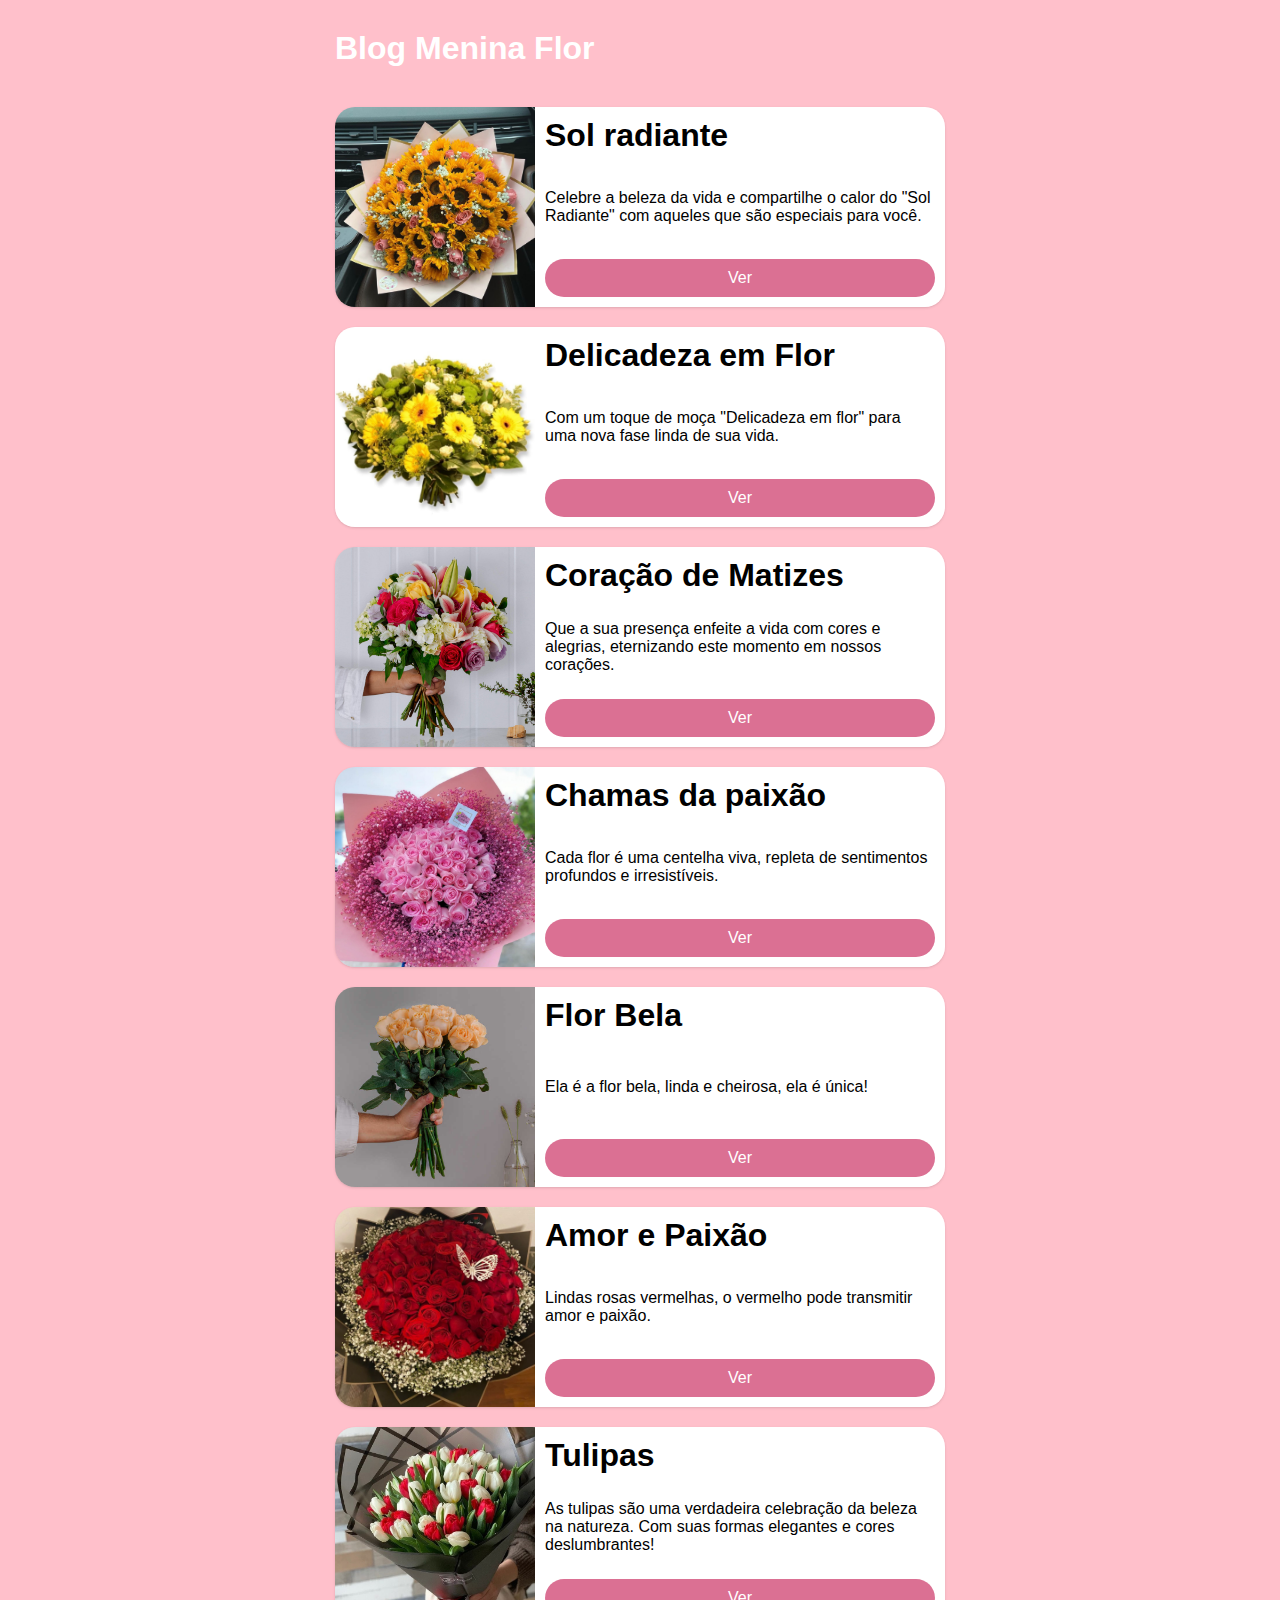
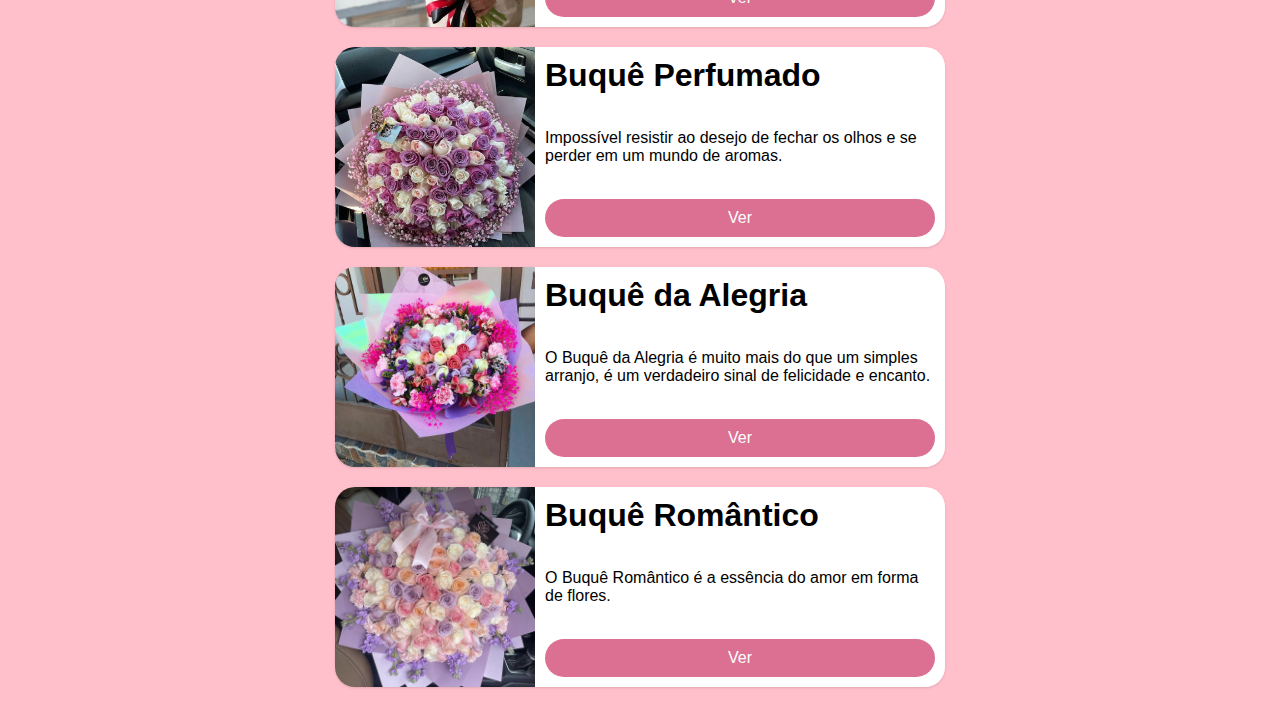
<file: blog.html>
<!DOCTYPE html>
<html lang="en">
<head>
    <meta charset="UTF-8">
    <meta http-equiv="X-UA-Compatible" content="IE=edge">
    <meta name="viewport" content="width=device-width, initial-scale=1.0">
    <link rel="stylesheet" href="blog.css" />
    <title>Document</title>
</head>
<body>
    <div class="postagens">
        <h1 class="titulo">Blog Menina Flor</h1>
        <h3></h3>
        <article class="postagem">
            <div class="imagem">
                <img src="imagens/sol radiante.jpeg" />
            </div>
            <div class="conteudo">
                <h1>Sol radiante</h1>
                <p>Celebre a beleza da vida e compartilhe o calor do "Sol Radiante" com aqueles que são especiais para você.</p>
                <a class="link" href="#">Ver</a>
            </div>
        </article>
        <article class="postagem">
            <div class="imagem">
                <img src="imagens/R.jfif" />
            </div>
            <div class="conteudo">
                <h1>Delicadeza em Flor</h1>
                <p>Com um toque de moça "Delicadeza em flor" para uma nova fase linda de sua vida.</p>
                <a class="link" href="#">Ver</a>
            </div>
        </article>
        <article class="postagem">
            <div class="imagem">
                <img src="imagens/alta-2737-2.jpg" />
            </div>
            <div class="conteudo">
                <h1>Coração de Matizes</h1>
                <p>Que a sua presença enfeite a vida com cores e alegrias, eternizando este momento em nossos corações.</p>
                <a class="link" href="#">Ver</a>
            </div>
        </article>
        <article class="postagem">
            <div class="imagem">
                <img src="imagens/florglamour.jpeg" />
            </div>
            <div class="conteudo">
                <h1>Chamas da paixão</h1>
                <p>Cada flor é uma centelha viva, repleta de sentimentos profundos e irresistíveis.</p>
                <a class="link" href="#">Ver</a>
            </div>
        </article>
        <article class="postagem">
            <div class="imagem">
                <img src="imagens/baixa-2750-2.jpg" />
            </div>
            <div class="conteudo">
                <h1>Flor Bela</h1>
                <p>Ela é a flor bela, linda e cheirosa, ela é única!</p>
                <a class="link" href="#">Ver</a>
            </div>
        </article>
        <article class="postagem">
            <div class="imagem">
                <img src="imagens/florvermelha.jpeg" />
            </div>
            <div class="conteudo">
                <h1>Amor e Paixão</h1>
                <p> Lindas rosas vermelhas, o vermelho pode transmitir amor e paixão.</p>
                <a class="link" href="#">Ver</a>
            </div>
        </article>
    </article>
    <article class="postagem">
        <div class="imagem">
            <img src="imagens/tulipas.jpeg" />
        </div>
        <div class="conteudo">
            <h1>Tulipas</h1>
            <p> As tulipas são uma verdadeira celebração da beleza na natureza. Com suas formas elegantes e cores deslumbrantes!</p>
            <a class="link" href="#">Ver</a>
        </div>
    </article>
</article>
<article class="postagem">
    <div class="imagem">
        <img src="imagens/linda.jpeg" />
    </div>
    <div class="conteudo">
        <h1>Buquê Perfumado</h1>
        <p>Impossível resistir ao desejo de fechar os olhos e se perder em um mundo de aromas.</p>
        <a class="link" href="#">Ver</a>
    </div>
</article>
</article>
<article class="postagem">
    <div class="imagem">
        <img src="imagens/florrosa.jpeg" />
    </div>
    <div class="conteudo">
        <h1>Buquê da Alegria</h1>
        <p> O Buquê da Alegria é muito mais do que um simples arranjo, é um verdadeiro sinal  de felicidade e encanto.</p>
        <a class="link" href="#">Ver</a>
    </div>
</article>
</article>
<article class="postagem">
    <div class="imagem">
        <img src="imagens/florroxa.jpeg" />
    </div>
    <div class="conteudo">
        <h1>Buquê Romântico</h1>
        <p> O Buquê Romântico é a essência do amor em forma de flores.</p>
        <a class="link" href="#">Ver</a>
    </div>
</article>
    </div>
</body>
</html>
</file>
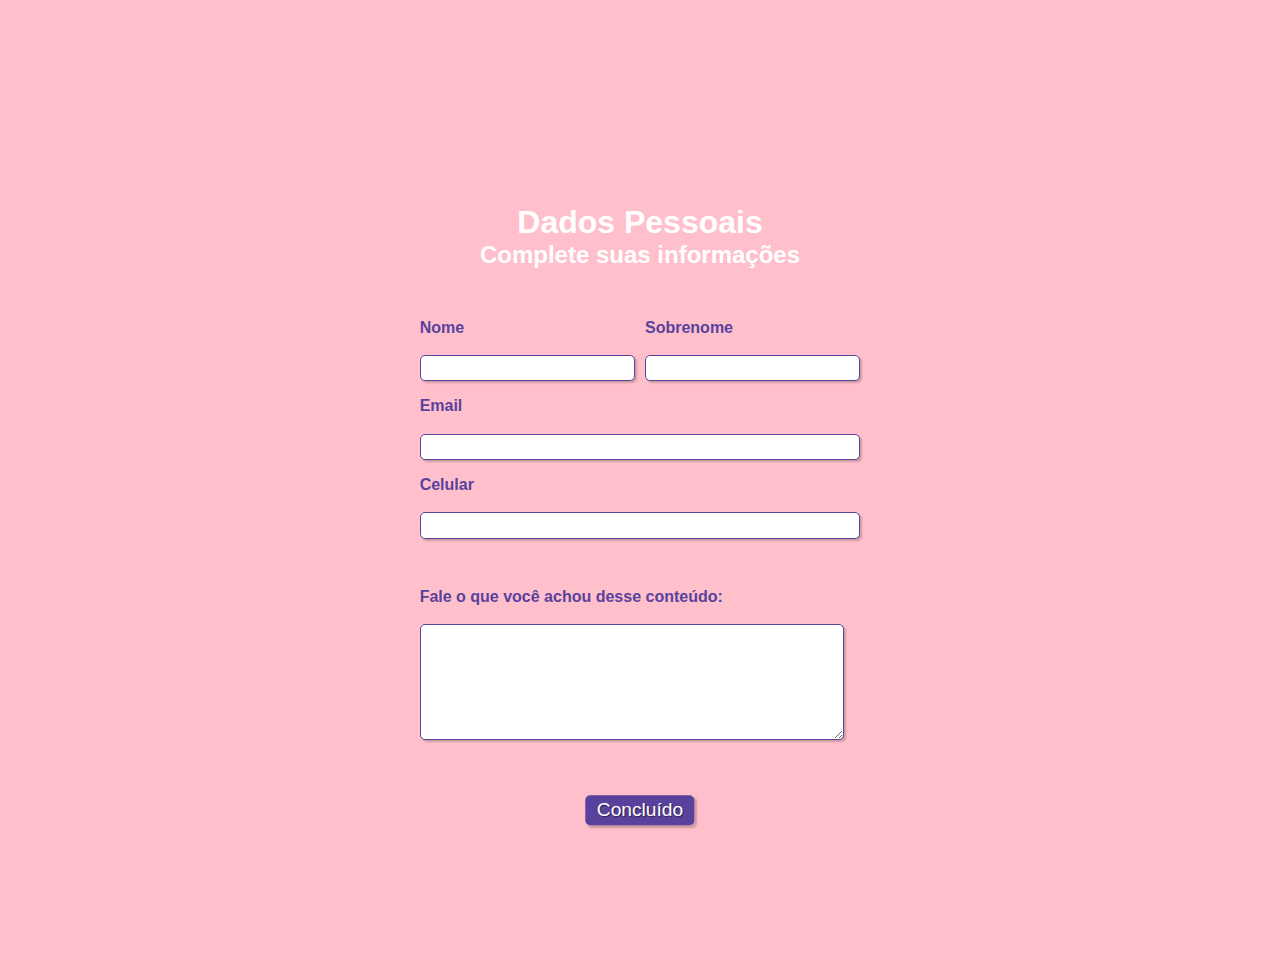
<file: contato.html>
<!doctype html>
<html>

    <head>
        <!-- Metadados -->
        <meta charset="utf-8">
        <meta name="viewport" content="width=device-width, initial-scale=1, shrink-to-fit=no">
    
        <!-- CSS -->
        <link rel="stylesheet" type="text/css" href="contato.css" media="screen">

        <!-- Título da página (aparece na aba) -->
        <title>Cadastro</title>
    </head>

    <body>  
        <form class="formulario">
            <h1 id="titulo">Dados Pessoais </h1>
            <h2 id="subtitulo">Complete suas informações</h2>

            <div class="grupo">
                <!-- Campo do nome com legenda "nome" e css de classe "campo" -->
                <div class="campo">
                    <label for="nome"><strong>Nome</strong></label>
                    <input type="text" name="nome" id="nome" required>
                </div>

                <!-- Campo do sobrenome com legenda "sobrenome" e css de classe "campo" -->
                <div class="campo">
                    <label for="sobrenome"><strong>Sobrenome</strong></label>
                    <input type="text" name="sobrenome" id="sobrenome" required>
                </div>
            </div> 

            <!-- Campo de email com-->
            <div class="campo">
                <label for="email"><strong>Email</strong></label>
                <input type="email" name="email" id="email" required>
            </div>
            <div class="campo">
                <label for="celular"><strong>Celular</strong></label>
                <input type="tel" name="celular" id="celular" required>
            </div>

            <!-- Caixa de texto -->
            <div class="campo">
                <br>
                <label for="experiencia"><strong>Fale o que você achou desse conteúdo: </strong></label>
                <textarea rows="6" style="width: 26em" id="experiencia" name="experiencia"></textarea>
            </div>

            <!-- Botão para enviar o formulário -->
            <button class="botao" type="submit" onsubmit="">Concluído</button>            

        </form>
    </body>

</html>
</file>
<file: blog.css>
*{
    margin: 0;
    padding: 0;
    box-sizing: border-box;
    font-family: 'Poppins', sans-serif;
}

.postagem {
    display: flex;
    width: 400px;
    box-shadow: 0 1px 3px 0 rgb(0 0 0 / 0.1), 0 1px 2px -1px rgb(0 0 0 / 0.1);
    border-radius: 20px;
    overflow: hidden;
    width: 100%;
}

.postagem .imagem {
    height: 200px;
}

.postagem .imagem img {
    object-fit: cover;
    width: 200px;
    height: 100%;
}

.conteudo {
    padding: 10px;
    display: flex;
    flex-direction: column;
    justify-content: space-between;
    background-color: white;
    width: 100%;
}

.titulo {
    color: white;
}

.link {
    text-decoration: none;
    padding: 10px;
    text-align: center;
    background-color: palevioletred;
    border-radius: 20px;
    color: white
}

.link:hover {
    background-color: purple;
}

body {
    background-color: pink;
    min-height: 100vh;
    display: flex;
    align-items: center;
    justify-content: center;
    padding: 30px;
}

.postagens {
    width: 50%;
    display: flex;
    flex-direction: column;
    gap: 20px;
}
</file>
<file: contato.css>
/* Todos os elementos da página */
* {
    margin: 0;
    padding: 0;
}

/* Elementos com o ID "titulo" */
#titulo {
    font-family: sans-serif;
    color: #ffffff;
    text-align: center;
} 

/* Elementos com o ID "subtitulo" */
#subtitulo {
    font-family: sans-serif;
    color: #fff;
    margin-bottom: 50px;
    text-align: center;
} 

#check{
    display: inline-block;
}

.campo {
    display: flex;
    gap: 15px;
}

/* Elemento de tag <body> */
body{
    background-color: pink;
    font-family: sans-serif;
    font-size: 1em;
    color: #E0E0F8;
    justify-content: center;
    display: flex;
    align-items: center;
    min-height: 100vh;
    padding: 30px;
}

/* Elementos de tags <body>, <input>, <Select>, <textarea> e <button> */
input, select, textarea, button {
    font-family: sans-serif;
    font-size: 1em;
    color: #59429d;
    border-radius: 5px;
}

/* Elementos de classe "campo" */
.campo {
    display: flex;
    flex-direction: column;
    margin-bottom: 1em;
    width: 100%;
}

/* Elementos de classe "campo" de tag <label> */
.campo label {
    margin-bottom: 0.2em;
    color: #59429d;
    display: block;
}

/* Elementos de classe "campo" das tags <input> com atributo text e email, da tag <select> e da tag <textarea>*/
.campo input, .campo select, .campo textarea {
    padding: 0.2em;
    border: 1px solid #59429d;
    box-shadow: 2px 2px 2px rgba(0,0,0,0.2);
    display: block;
}

/* Elementos de classe "campo" de tag <select> e <option>*/
.campo select option {
    padding-right: 1em;
}

/* Elemento de classe "campo" com tag <input>, <select> e <textarea> tocas com estado da pseudoclasse "focus"*/
.campo input:focus, .campo select:focus, .campo textarea:focus {
    background: #E0E0F8;
}

/* Elemento de classe "botao" */
.botao {
    font-size: 1.2em;
    background: #59429d;
    border: 0;
    margin-bottom: 1em;
    color: #ffffff;
    padding: 0.2em 0.6em;
    box-shadow: 2px 2px 2px rgba(0,0,0,0.2);
    text-shadow: 1px 1px 1px rgba(0,0,0,0.5);
    position: absolute;
    top: 90%;
    left: 50%;
    margin-right: -50%;
    transform: translate(-50%, -50%)
}

/* Elemento de classe "botao" com o estado da pseudoclasse "hover" */
.botao:hover {
    background: #CCBBFF;
    box-shadow: inset 2px 2px 2px rgba(0,0,0,0.2);
    text-shadow: none;
}

/* Elementos de classe botão e de tag <select> */
.botao, select{
    cursor: pointer;
}

.grupo {
    display: flex;
    gap: 10px;
}
</file>
